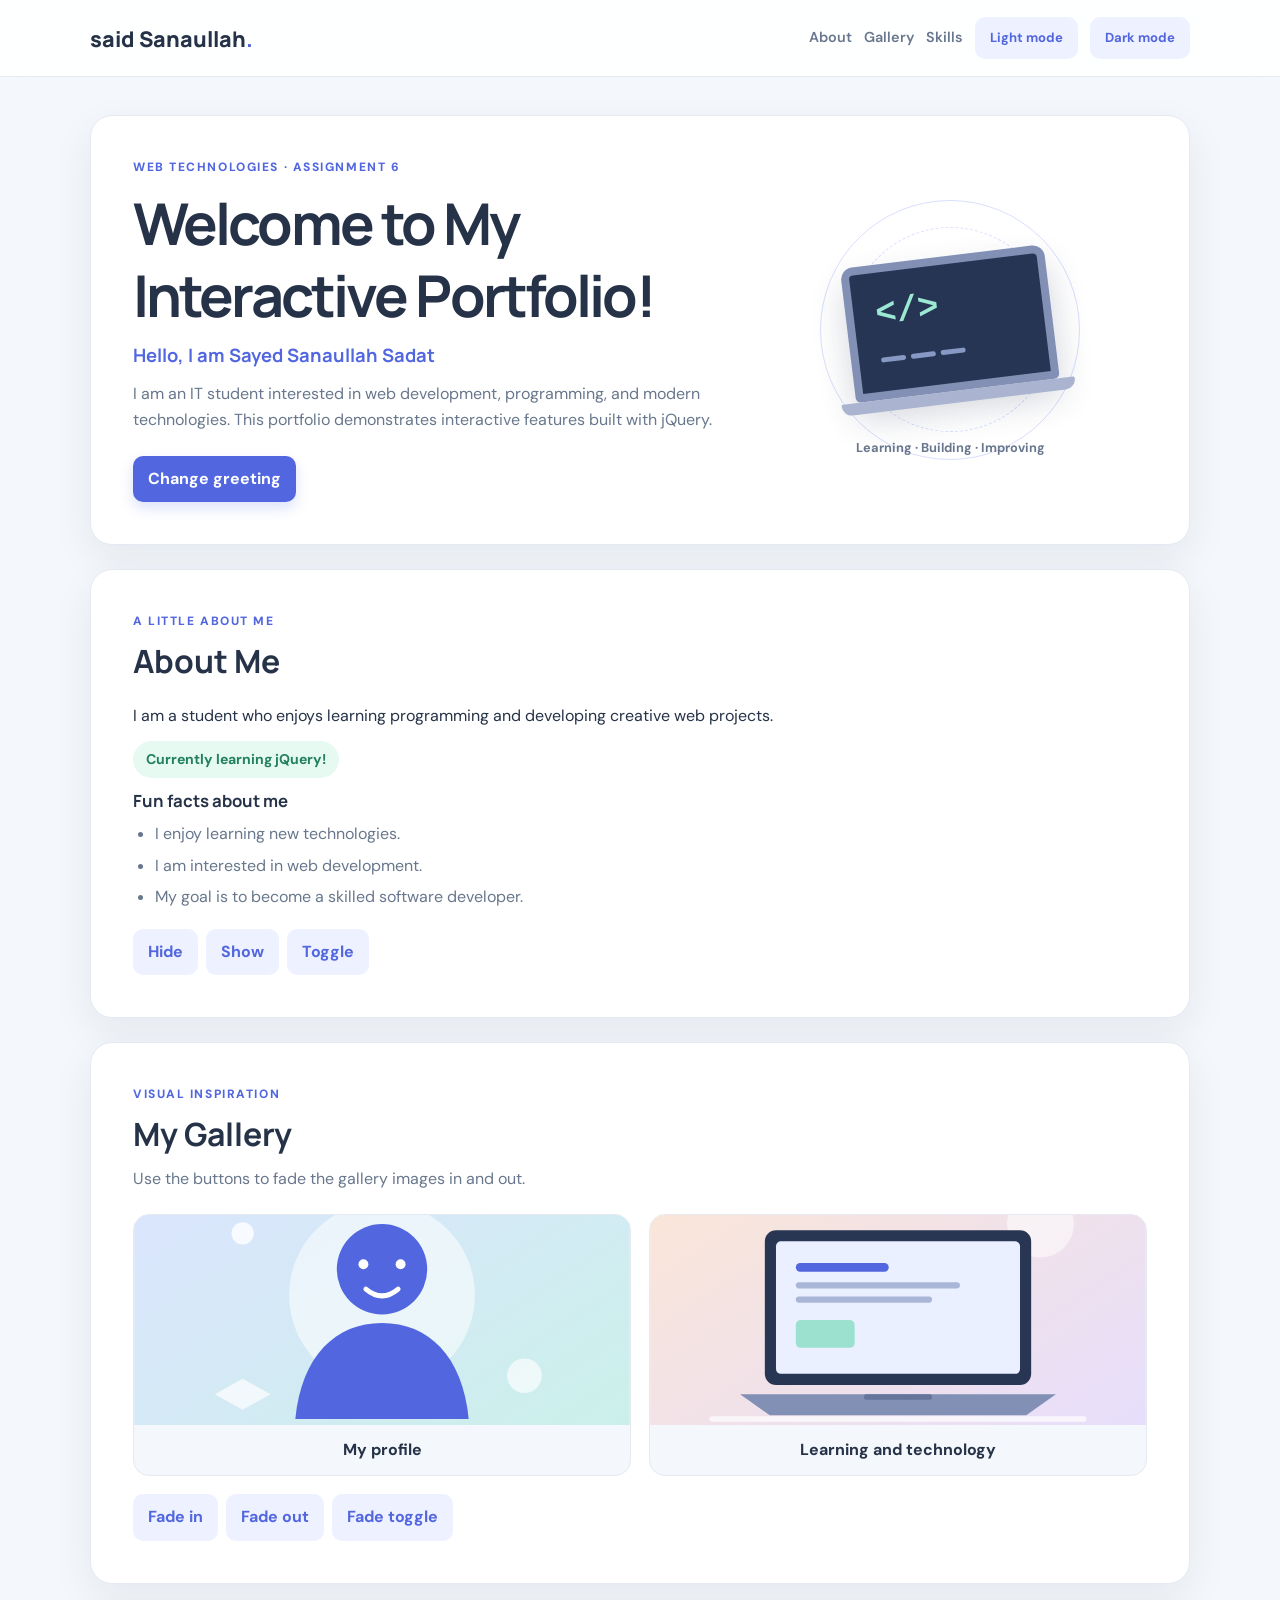
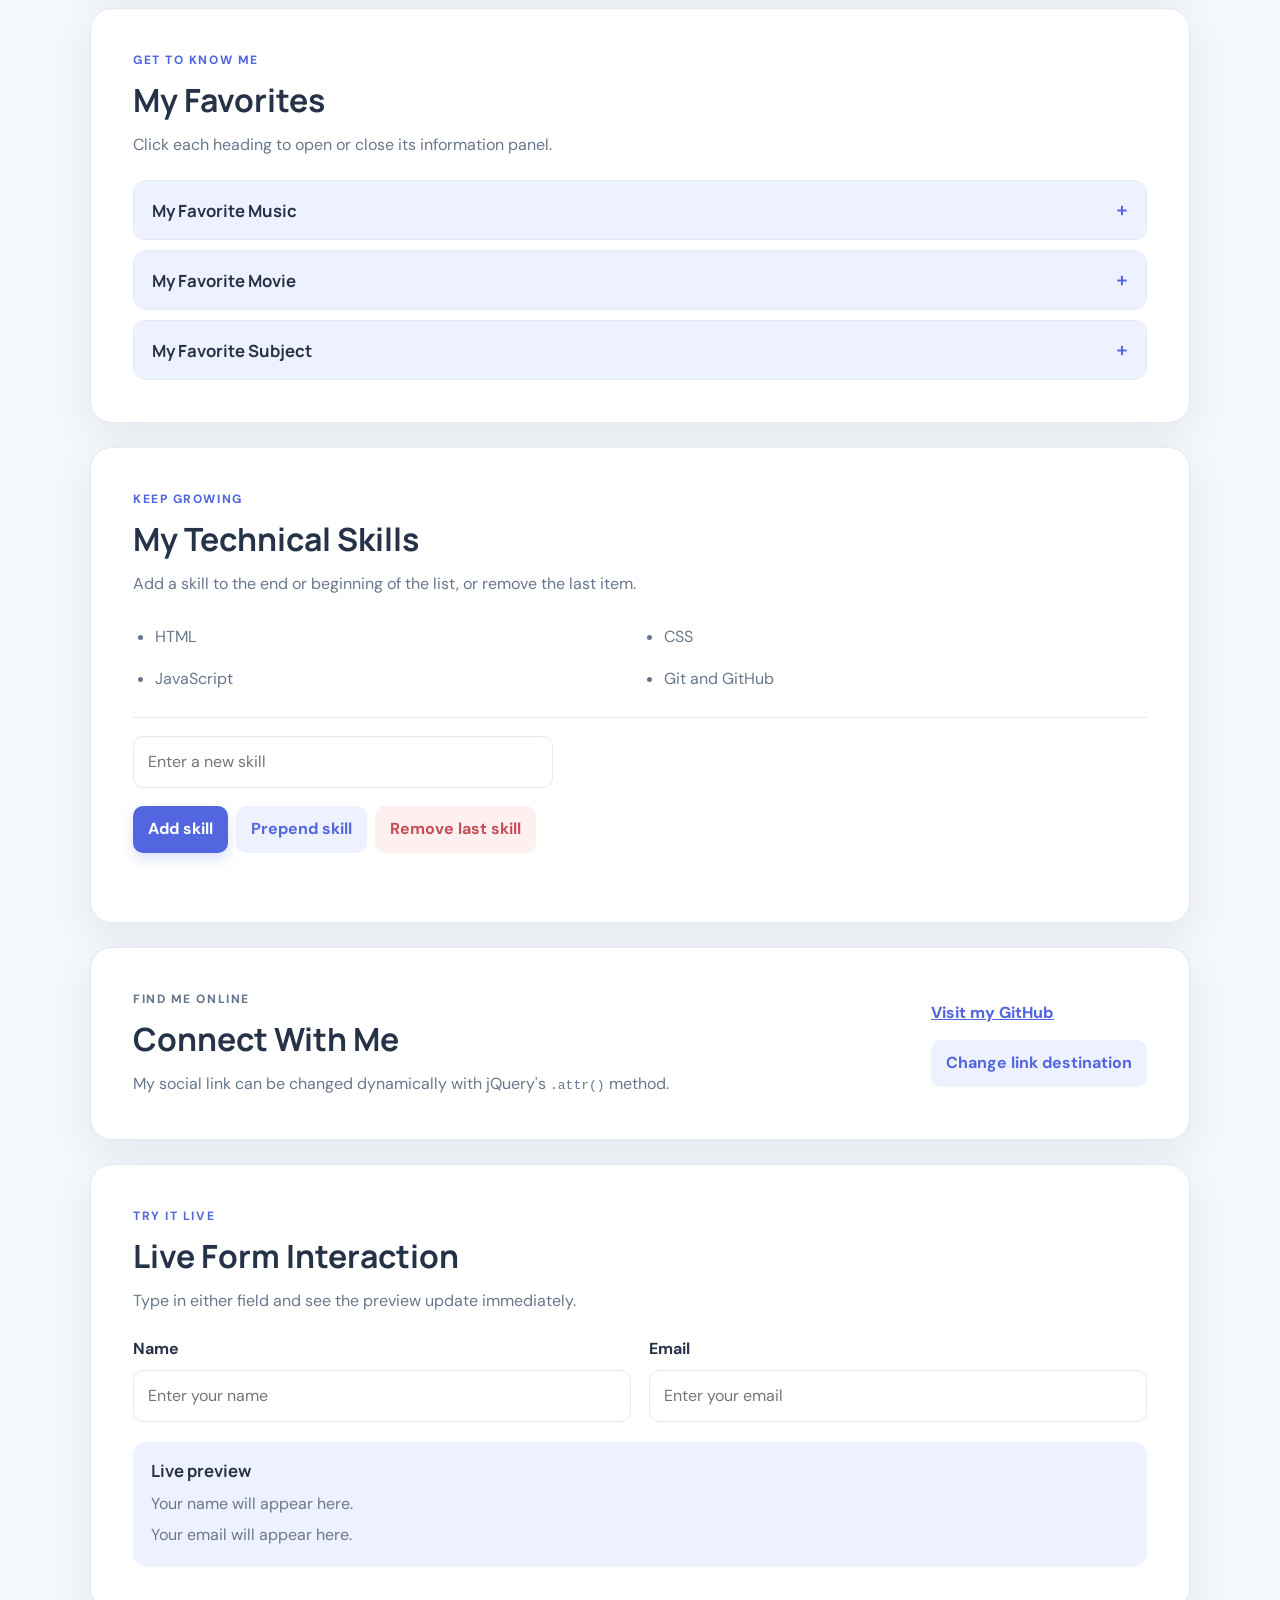
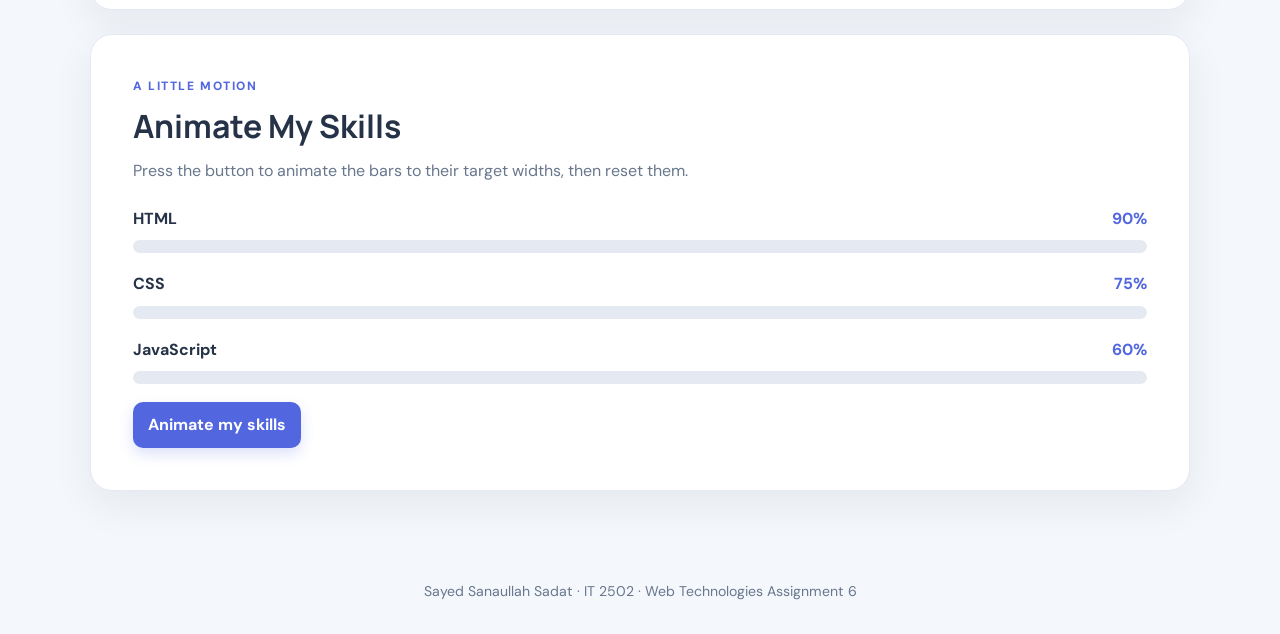
<file: index.html>
<!DOCTYPE html>
<html lang="en">

<head>
    <meta charset="UTF-8">
    <meta name="viewport" content="width=device-width, initial-scale=1.0">
    <meta name="description"
        content="An interactive personal portfolio demonstrating jQuery selectors, effects, DOM manipulation, and animations.">
    <title>Assignment 6 | jQuery Portfolio</title>
    <link rel="stylesheet" href="style.css">
    <script src="https://code.jquery.com/jquery-3.7.1.min.js"></script>
    <script src="script.js" defer></script>
</head>

<body>
    <header class="site-header">
        <nav class="navbar container">
            <a class="brand" href="#home">said Sanaullah<span>.</span></a>
            <div class="nav-actions">
                <a class="nav-link" href="#about">About</a>
                <a class="nav-link" href="#gallery">Gallery</a>
                <a class="nav-link" href="#skills">Skills</a>
                <button id="lightTheme" class="theme-button" type="button">Light mode</button>
                <button id="darkTheme" class="theme-button" type="button">Dark mode</button>
            </div>
        </nav>
    </header>

    <main class="container">
        <section id="home" class="hero section-card">
            <div class="hero-copy">
                <p class="eyebrow">WEB TECHNOLOGIES · ASSIGNMENT 6</p>
                <h1 id="greeting">Welcome to My Portfolio</h1>
                <h2 class="headline">Hello, I am Sayed Sanaullah Sadat</h2>
                <p class="introduction">I am an IT student interested in web development, programming, and modern
                    technologies. This portfolio demonstrates interactive features built with jQuery.</p>
                <button id="changeGreeting" class="primary-button" type="button">Change greeting</button>
            </div>
            <div class="hero-art" aria-label="Abstract illustration of a laptop">
                <div class="art-orbit orbit-one"></div>
                <div class="art-orbit orbit-two"></div>
                <div class="laptop">
                    <div class="laptop-screen"><span>&lt;/&gt;</span><i></i><i></i><i></i></div>
                    <div class="laptop-base"></div>
                </div>
                <div class="art-caption">Learning · Building · Improving</div>
            </div>
        </section>

        <section id="about" class="section-card">
            <div class="section-heading">
                <p class="eyebrow">A LITTLE ABOUT ME</p>
                <h2>About Me</h2>
            </div>
            <div id="aboutContent" class="about-content">
                <p>I am a student who enjoys learning programming and developing creative web projects.</p>
                <p id="status" class="status-pill">Currently learning jQuery!</p>
                <h3>Fun facts about me</h3>
                <ul id="funFacts" class="fact-list">
                    <li>I enjoy learning new technologies.</li>
                    <li>I am interested in web development.</li>
                    <li>My goal is to become a skilled software developer.</li>
                </ul>
            </div>
            <div class="button-row">
                <button id="hideBtn" class="secondary-button" type="button">Hide</button>
                <button id="showBtn" class="secondary-button" type="button">Show</button>
                <button id="toggleBtn" class="secondary-button" type="button">Toggle</button>
            </div>
        </section>

        <section id="gallery" class="section-card">
            <div class="section-heading">
                <p class="eyebrow">VISUAL INSPIRATION</p>
                <h2>My Gallery</h2>
                <p>Use the buttons to fade the gallery images in and out.</p>
            </div>
            <div class="gallery-grid">
                <figure class="gallery-item">
                    <img src="images/profile.svg" alt="Illustrated profile avatar">
                    <figcaption>My profile</figcaption>
                </figure>
                <figure class="gallery-item">
                    <img src="images/hobby.svg" alt="Illustration of a laptop and books">
                    <figcaption>Learning and technology</figcaption>
                </figure>
            </div>
            <div class="button-row">
                <button id="fadeInBtn" class="secondary-button" type="button">Fade in</button>
                <button id="fadeOutBtn" class="secondary-button" type="button">Fade out</button>
                <button id="fadeToggleBtn" class="secondary-button" type="button">Fade toggle</button>
            </div>
        </section>

        <section id="favorites" class="section-card">
            <div class="section-heading">
                <p class="eyebrow">GET TO KNOW ME</p>
                <h2>My Favorites</h2>
                <p>Click each heading to open or close its information panel.</p>
            </div>
            <div class="accordion-item">
                <h3 class="slide-heading" tabindex="0" role="button" aria-expanded="false">My Favorite Music
                    <span>+</span>
                </h3>
                <div class="slide-panel">
                    <p>I enjoy listening to music during my free time because it helps me relax and focus.</p>
                </div>
            </div>
            <div class="accordion-item">
                <h3 class="slide-heading" tabindex="0" role="button" aria-expanded="false">My Favorite Movie
                    <span>+</span>
                </h3>
                <div class="slide-panel">
                    <p>I enjoy movies that tell meaningful stories and teach valuable life lessons.</p>
                </div>
            </div>
            <div class="accordion-item">
                <h3 class="slide-heading" tabindex="0" role="button" aria-expanded="false">My Favorite Subject
                    <span>+</span>
                </h3>
                <div class="slide-panel">
                    <p>Web Technologies is one of my favorite subjects because I can build things for the web.</p>
                </div>
            </div>
        </section>

        <section id="skills" class="section-card">
            <div class="section-heading">
                <p class="eyebrow">KEEP GROWING</p>
                <h2>My Technical Skills</h2>
                <p>Add a skill to the end or beginning of the list, or remove the last item.</p>
            </div>
            <ul id="skillList" class="skill-list">
                <li>HTML</li>
                <li>CSS</li>
                <li>JavaScript</li>
                <li>Git and GitHub</li>
            </ul>
            <div class="skill-entry">
                <label class="sr-only" for="newSkill">New technical skill</label>
                <input type="text" id="newSkill" placeholder="Enter a new skill">
                <div class="button-row">
                    <button id="addSkillBtn" class="primary-button" type="button">Add skill</button>
                    <button id="prependSkillBtn" class="secondary-button" type="button">Prepend skill</button>
                    <button id="removeSkillBtn" class="danger-button" type="button">Remove last skill</button>
                </div>
                <p id="skillMessage" class="small-message" aria-live="polite"></p>
            </div>
        </section>

        <section id="social" class="section-card split-section">
            <div>
                <p class="eyebrow">FIND ME ONLINE</p>
                <h2>Connect With Me</h2>
                <p>My social link can be changed dynamically with jQuery's <code>.attr()</code> method.</p>
            </div>
            <div class="social-action">
                <a id="socialLink" class="social-link" href="https://github.com/said2502" target="_blank"
                    rel="noopener noreferrer">Visit my GitHub</a>
                <button id="changeLinkBtn" class="secondary-button" type="button">Change link destination</button>
            </div>
        </section>

        <section id="contact" class="section-card">
            <div class="section-heading">
                <p class="eyebrow">TRY IT LIVE</p>
                <h2>Live Form Interaction</h2>
                <p>Type in either field and see the preview update immediately.</p>
            </div>
            <form id="contactForm">
                <div class="form-grid">
                    <div>
                        <label for="userName">Name</label>
                        <input type="text" id="userName" placeholder="Enter your name">
                    </div>
                    <div>
                        <label for="userEmail">Email</label>
                        <input type="email" id="userEmail" placeholder="Enter your email">
                    </div>
                </div>
            </form>
            <div class="live-preview" aria-live="polite">
                <h3>Live preview</h3>
                <p id="liveName">Your name will appear here.</p>
                <p id="liveEmail">Your email will appear here.</p>
            </div>
        </section>

        <section id="animation" class="section-card">
            <div class="section-heading">
                <p class="eyebrow">A LITTLE MOTION</p>
                <h2>Animate My Skills</h2>
                <p>Press the button to animate the bars to their target widths, then reset them.</p>
            </div>
            <div class="animated-skill">
                <div class="bar-label"><span>HTML</span><strong>90%</strong></div>
                <div class="skill-bar">
                    <div class="skill-progress" data-width="90%"></div>
                </div>
            </div>
            <div class="animated-skill">
                <div class="bar-label"><span>CSS</span><strong>75%</strong></div>
                <div class="skill-bar">
                    <div class="skill-progress" data-width="75%"></div>
                </div>
            </div>
            <div class="animated-skill">
                <div class="bar-label"><span>JavaScript</span><strong>60%</strong></div>
                <div class="skill-bar">
                    <div class="skill-progress" data-width="60%"></div>
                </div>
            </div>
            <button id="animateSkillsBtn" class="primary-button" type="button">Animate my skills</button>
        </section>
    </main>

    <footer>
        <p>Sayed Sanaullah Sadat · IT 2502 · Web Technologies Assignment 6</p>
    </footer>
</body>

</html>
</file>
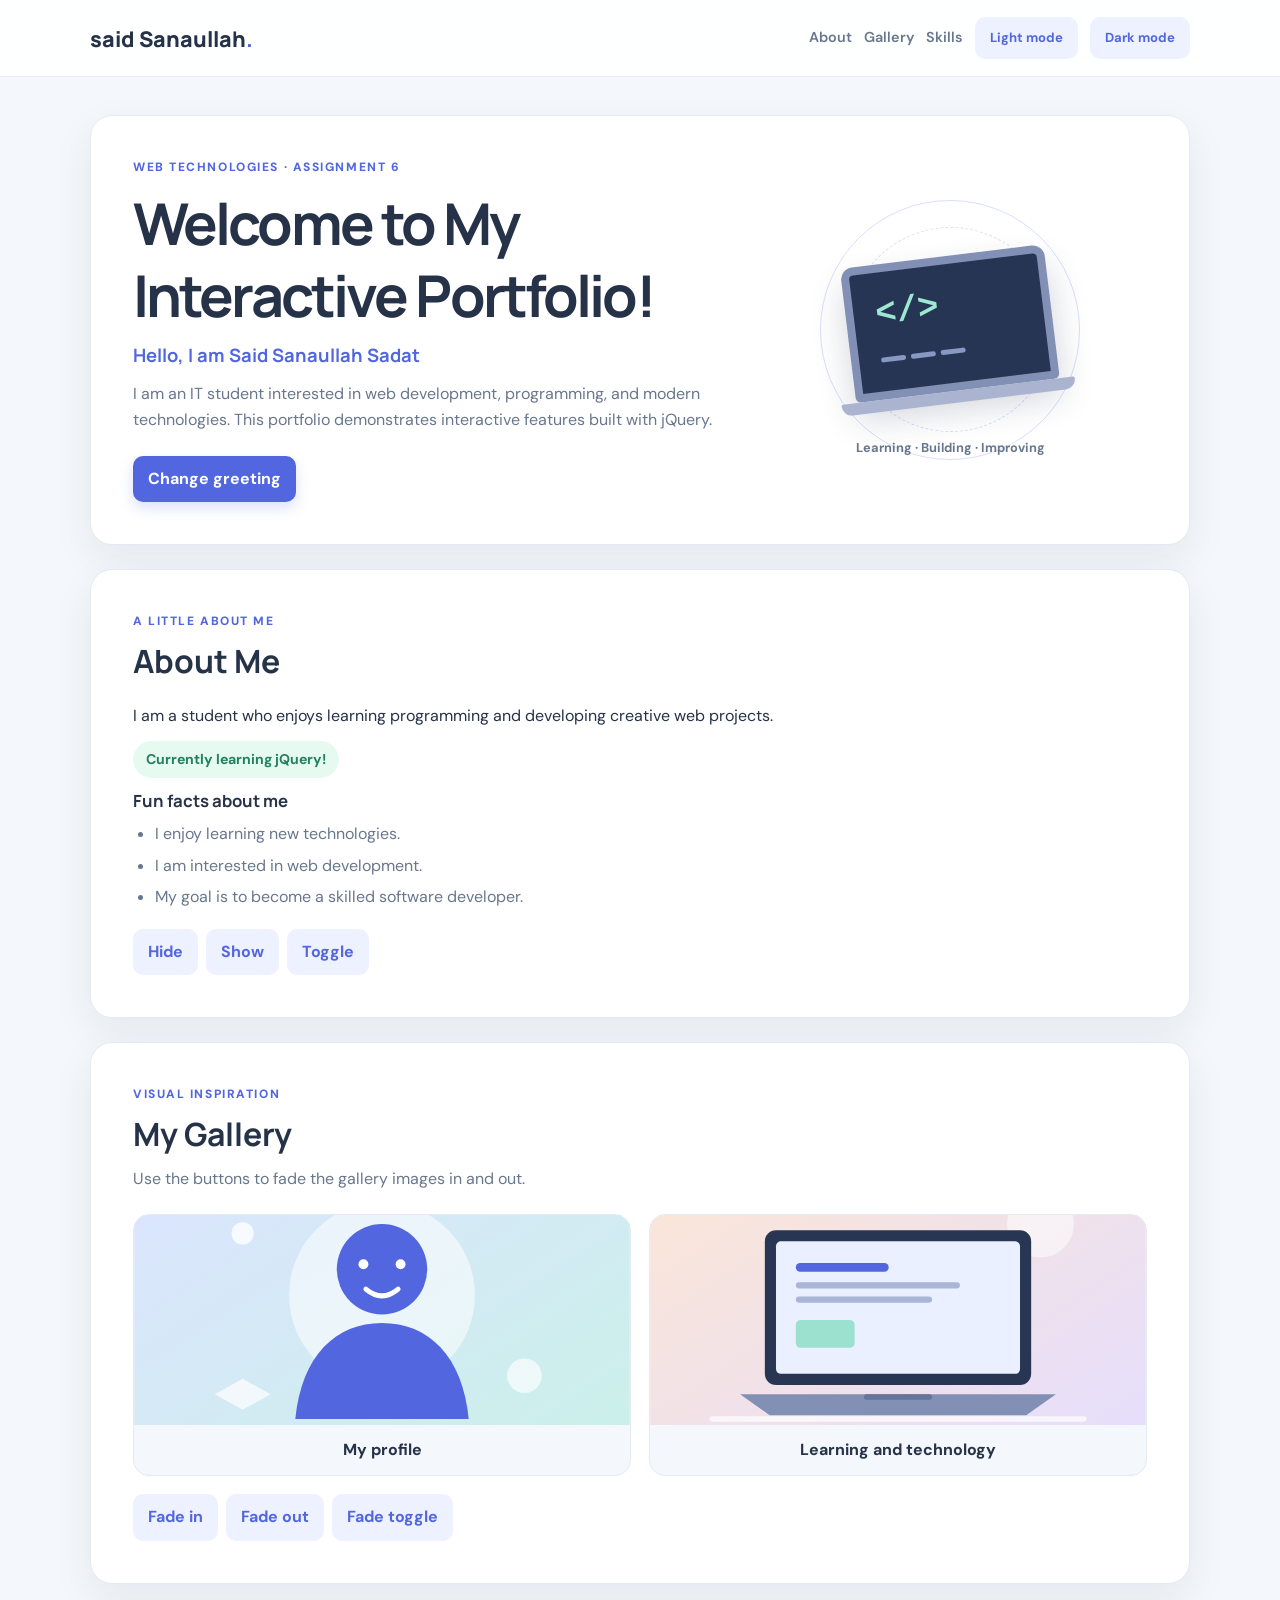
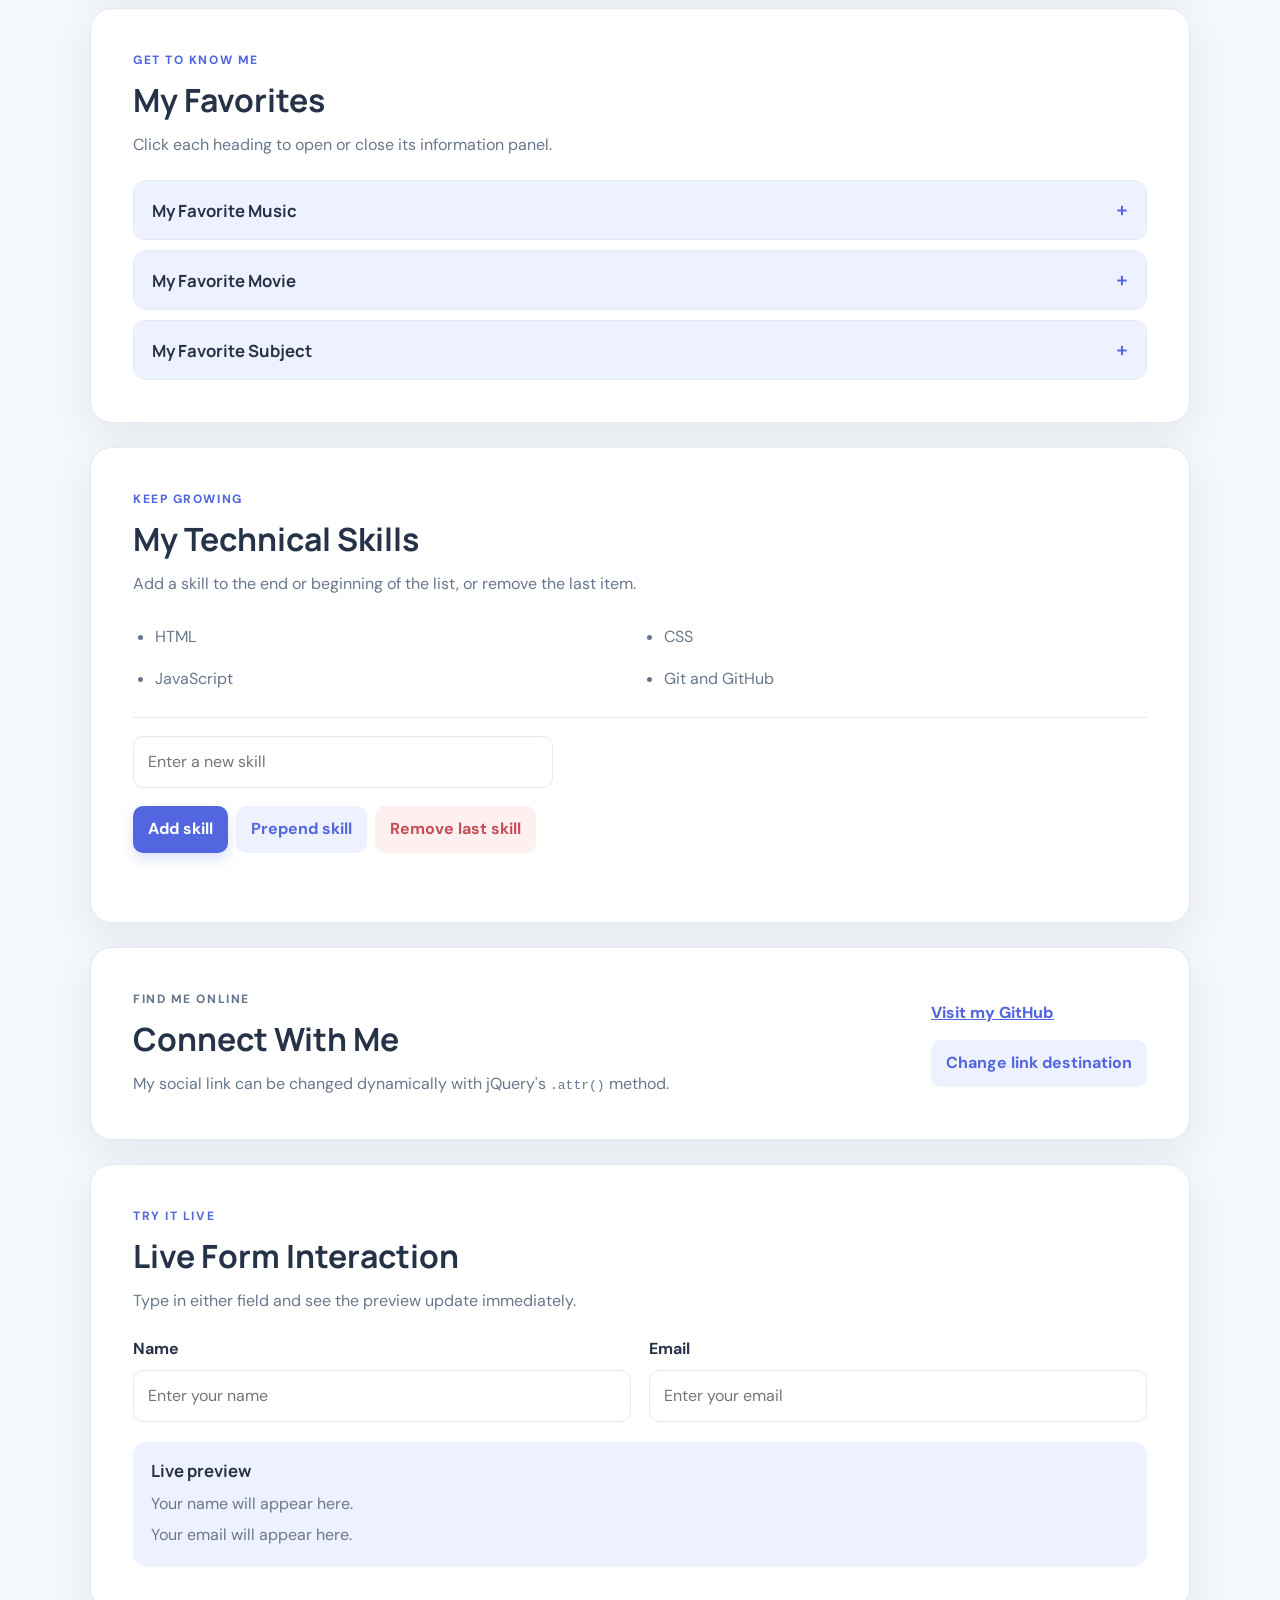
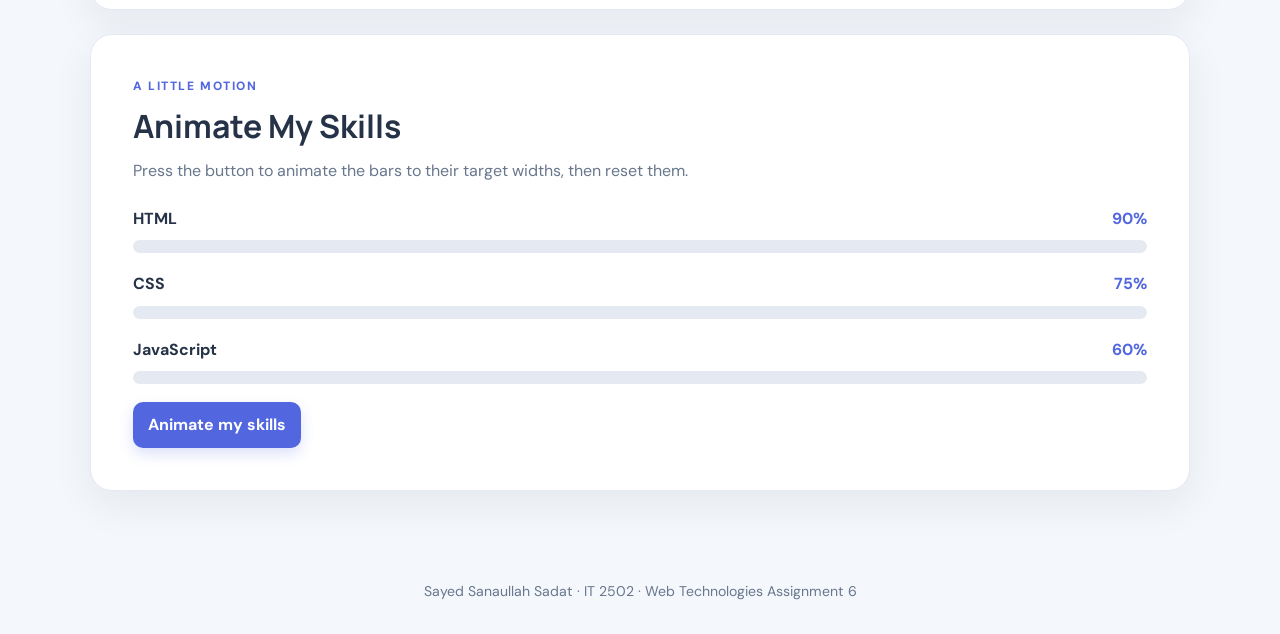
<file: HTML-CSS-Assignment-6/index.html>
<!DOCTYPE html>
<html lang="en">

<head>
    <meta charset="UTF-8">
    <meta name="viewport" content="width=device-width, initial-scale=1.0">
    <meta name="description"
        content="An interactive personal portfolio demonstrating jQuery selectors, effects, DOM manipulation, and animations.">
    <title>Assignment 6 | jQuery Portfolio</title>
    <link rel="stylesheet" href="style.css">
    <script src="https://code.jquery.com/jquery-3.7.1.min.js"></script>
    <script src="script.js" defer></script>
</head>

<body>
    <header class="site-header">
        <nav class="navbar container">
            <a class="brand" href="#home">said Sanaullah<span>.</span></a>
            <div class="nav-actions">
                <a class="nav-link" href="#about">About</a>
                <a class="nav-link" href="#gallery">Gallery</a>
                <a class="nav-link" href="#skills">Skills</a>
                <button id="lightTheme" class="theme-button" type="button">Light mode</button>
                <button id="darkTheme" class="theme-button" type="button">Dark mode</button>
            </div>
        </nav>
    </header>

    <main class="container">
        <section id="home" class="hero section-card">
            <div class="hero-copy">
                <p class="eyebrow">WEB TECHNOLOGIES · ASSIGNMENT 6</p>
                <h1 id="greeting">Welcome to My Portfolio</h1>
                <h2 class="headline">Hello, I am Said Sanaullah Sadat</h2>
                <p class="introduction">I am an IT student interested in web development, programming, and modern
                    technologies. This portfolio demonstrates interactive features built with jQuery.</p>
                <button id="changeGreeting" class="primary-button" type="button">Change greeting</button>
            </div>
            <div class="hero-art" aria-label="Abstract illustration of a laptop">
                <div class="art-orbit orbit-one"></div>
                <div class="art-orbit orbit-two"></div>
                <div class="laptop">
                    <div class="laptop-screen"><span>&lt;/&gt;</span><i></i><i></i><i></i></div>
                    <div class="laptop-base"></div>
                </div>
                <div class="art-caption">Learning · Building · Improving</div>
            </div>
        </section>

        <section id="about" class="section-card">
            <div class="section-heading">
                <p class="eyebrow">A LITTLE ABOUT ME</p>
                <h2>About Me</h2>
            </div>
            <div id="aboutContent" class="about-content">
                <p>I am a student who enjoys learning programming and developing creative web projects.</p>
                <p id="status" class="status-pill">Currently learning jQuery!</p>
                <h3>Fun facts about me</h3>
                <ul id="funFacts" class="fact-list">
                    <li>I enjoy learning new technologies.</li>
                    <li>I am interested in web development.</li>
                    <li>My goal is to become a skilled software developer.</li>
                </ul>
            </div>
            <div class="button-row">
                <button id="hideBtn" class="secondary-button" type="button">Hide</button>
                <button id="showBtn" class="secondary-button" type="button">Show</button>
                <button id="toggleBtn" class="secondary-button" type="button">Toggle</button>
            </div>
        </section>

        <section id="gallery" class="section-card">
            <div class="section-heading">
                <p class="eyebrow">VISUAL INSPIRATION</p>
                <h2>My Gallery</h2>
                <p>Use the buttons to fade the gallery images in and out.</p>
            </div>
            <div class="gallery-grid">
                <figure class="gallery-item">
                    <img src="images/profile.svg" alt="Illustrated profile avatar">
                    <figcaption>My profile</figcaption>
                </figure>
                <figure class="gallery-item">
                    <img src="images/hobby.svg" alt="Illustration of a laptop and books">
                    <figcaption>Learning and technology</figcaption>
                </figure>
            </div>
            <div class="button-row">
                <button id="fadeInBtn" class="secondary-button" type="button">Fade in</button>
                <button id="fadeOutBtn" class="secondary-button" type="button">Fade out</button>
                <button id="fadeToggleBtn" class="secondary-button" type="button">Fade toggle</button>
            </div>
        </section>

        <section id="favorites" class="section-card">
            <div class="section-heading">
                <p class="eyebrow">GET TO KNOW ME</p>
                <h2>My Favorites</h2>
                <p>Click each heading to open or close its information panel.</p>
            </div>
            <div class="accordion-item">
                <h3 class="slide-heading" tabindex="0" role="button" aria-expanded="false">My Favorite Music
                    <span>+</span></h3>
                <div class="slide-panel">
                    <p>I enjoy listening to music during my free time because it helps me relax and focus.</p>
                </div>
            </div>
            <div class="accordion-item">
                <h3 class="slide-heading" tabindex="0" role="button" aria-expanded="false">My Favorite Movie
                    <span>+</span></h3>
                <div class="slide-panel">
                    <p>I enjoy movies that tell meaningful stories and teach valuable life lessons.</p>
                </div>
            </div>
            <div class="accordion-item">
                <h3 class="slide-heading" tabindex="0" role="button" aria-expanded="false">My Favorite Subject
                    <span>+</span></h3>
                <div class="slide-panel">
                    <p>Web Technologies is one of my favorite subjects because I can build things for the web.</p>
                </div>
            </div>
        </section>

        <section id="skills" class="section-card">
            <div class="section-heading">
                <p class="eyebrow">KEEP GROWING</p>
                <h2>My Technical Skills</h2>
                <p>Add a skill to the end or beginning of the list, or remove the last item.</p>
            </div>
            <ul id="skillList" class="skill-list">
                <li>HTML</li>
                <li>CSS</li>
                <li>JavaScript</li>
                <li>Git and GitHub</li>
            </ul>
            <div class="skill-entry">
                <label class="sr-only" for="newSkill">New technical skill</label>
                <input type="text" id="newSkill" placeholder="Enter a new skill">
                <div class="button-row">
                    <button id="addSkillBtn" class="primary-button" type="button">Add skill</button>
                    <button id="prependSkillBtn" class="secondary-button" type="button">Prepend skill</button>
                    <button id="removeSkillBtn" class="danger-button" type="button">Remove last skill</button>
                </div>
                <p id="skillMessage" class="small-message" aria-live="polite"></p>
            </div>
        </section>

        <section id="social" class="section-card split-section">
            <div>
                <p class="eyebrow">FIND ME ONLINE</p>
                <h2>Connect With Me</h2>
                <p>My social link can be changed dynamically with jQuery's <code>.attr()</code> method.</p>
            </div>
            <div class="social-action">
                <a id="socialLink" class="social-link" href="https://github.com/said2502" target="_blank"
                    rel="noopener noreferrer">Visit my GitHub</a>
                <button id="changeLinkBtn" class="secondary-button" type="button">Change link destination</button>
            </div>
        </section>

        <section id="contact" class="section-card">
            <div class="section-heading">
                <p class="eyebrow">TRY IT LIVE</p>
                <h2>Live Form Interaction</h2>
                <p>Type in either field and see the preview update immediately.</p>
            </div>
            <form id="contactForm">
                <div class="form-grid">
                    <div>
                        <label for="userName">Name</label>
                        <input type="text" id="userName" placeholder="Enter your name">
                    </div>
                    <div>
                        <label for="userEmail">Email</label>
                        <input type="email" id="userEmail" placeholder="Enter your email">
                    </div>
                </div>
            </form>
            <div class="live-preview" aria-live="polite">
                <h3>Live preview</h3>
                <p id="liveName">Your name will appear here.</p>
                <p id="liveEmail">Your email will appear here.</p>
            </div>
        </section>

        <section id="animation" class="section-card">
            <div class="section-heading">
                <p class="eyebrow">A LITTLE MOTION</p>
                <h2>Animate My Skills</h2>
                <p>Press the button to animate the bars to their target widths, then reset them.</p>
            </div>
            <div class="animated-skill">
                <div class="bar-label"><span>HTML</span><strong>90%</strong></div>
                <div class="skill-bar">
                    <div class="skill-progress" data-width="90%"></div>
                </div>
            </div>
            <div class="animated-skill">
                <div class="bar-label"><span>CSS</span><strong>75%</strong></div>
                <div class="skill-bar">
                    <div class="skill-progress" data-width="75%"></div>
                </div>
            </div>
            <div class="animated-skill">
                <div class="bar-label"><span>JavaScript</span><strong>60%</strong></div>
                <div class="skill-bar">
                    <div class="skill-progress" data-width="60%"></div>
                </div>
            </div>
            <button id="animateSkillsBtn" class="primary-button" type="button">Animate my skills</button>
        </section>
    </main>

    <footer>
        <p>Sayed Sanaullah Sadat · IT 2502 · Web Technologies Assignment 6</p>
    </footer>
</body>

</html>
</file>
<file: style.css>
@import url('https://fonts.googleapis.com/css2?family=DM+Sans:wght@400;500;600;700&family=Manrope:wght@600;700;800&display=swap');

:root {
    --page: #f4f7fb;
    --surface: #ffffff;
    --text: #253247;
    --muted: #68778d;
    --primary: #5267df;
    --primary-dark: #4053c5;
    --border: #e5eaf2;
    --soft: #eef1ff;
    --shadow: 0 14px 40px rgba(35, 51, 83, .07);
}

* { box-sizing: border-box; margin: 0; padding: 0; }
html { scroll-behavior: smooth; }
body {
    font-family: 'DM Sans', Arial, sans-serif;
    background: var(--page);
    color: var(--text);
    line-height: 1.65;
    transition: background .25s, color .25s;
}
button, input { font: inherit; }
button { cursor: pointer; }
.container { width: min(1100px, calc(100% - 40px)); margin-inline: auto; }

.site-header {
    background: rgba(255,255,255,.9);
    border-bottom: 1px solid var(--border);
    position: sticky; top: 0; z-index: 10;
    backdrop-filter: blur(14px);
}
.navbar { min-height: 76px; display: flex; justify-content: space-between; align-items: center; gap: 20px; }
.brand { color: var(--text); text-decoration: none; font: 800 1.35rem 'Manrope', sans-serif; }
.brand span { color: var(--primary); }
.nav-actions { display: flex; align-items: center; flex-wrap: wrap; gap: 12px; }
.nav-link { color: var(--muted); text-decoration: none; font-size: .9rem; font-weight: 600; }
.nav-link:hover, .social-link:hover { color: var(--primary); }
.theme-button, .primary-button, .secondary-button, .danger-button {
    border: 0; border-radius: 10px; padding: 10px 15px; font-weight: 700;
    transition: transform .2s, background .2s, box-shadow .2s;
}
.theme-button { background: var(--soft); color: var(--primary); font-size: .82rem; }
.primary-button { background: var(--primary); color: white; box-shadow: 0 6px 14px rgba(82,103,223,.2); }
.primary-button:hover { background: var(--primary-dark); }
.secondary-button { background: var(--soft); color: var(--primary); }
.danger-button { background: #fff0f0; color: #c34e58; }
button:hover { transform: translateY(-2px); }
button:focus-visible, a:focus-visible, input:focus-visible, .slide-heading:focus-visible { outline: 3px solid #9aa8ff; outline-offset: 3px; }

main { padding-block: 38px 60px; }
.section-card {
    background: var(--surface); border: 1px solid var(--border); border-radius: 22px;
    padding: clamp(24px, 4vw, 42px); margin-bottom: 24px; box-shadow: var(--shadow);
}
.hero { min-height: 390px; display: grid; grid-template-columns: 1.2fr .8fr; align-items: center; gap: 30px; overflow: hidden; }
.eyebrow { color: var(--primary); font-size: .75rem; font-weight: 800; letter-spacing: .13em; margin-bottom: 9px; }
h1, h2, h3 { font-family: 'Manrope', sans-serif; line-height: 1.25; }
h1 { font-size: clamp(2.2rem, 5vw, 3.6rem); letter-spacing: -.05em; margin-bottom: 13px; }
h2 { font-size: clamp(1.55rem, 3vw, 2rem); margin-bottom: 12px; }
h3 { font-size: 1.05rem; margin-bottom: 10px; }
.headline { color: var(--primary); font-size: 1.15rem; margin-bottom: 14px; }
.introduction, .section-heading > p:last-child, .split-section p { color: var(--muted); max-width: 650px; }
.hero-copy .primary-button { margin-top: 22px; }
.hero-art { min-height: 260px; position: relative; display: grid; place-items: center; }
.art-orbit { position: absolute; border: 1px solid #d9defe; border-radius: 50%; }
.orbit-one { width: 260px; height: 260px; }
.orbit-two { width: 205px; height: 205px; border-style: dashed; }
.laptop { width: 205px; position: relative; z-index: 1; transform: rotate(-7deg); }
.laptop-screen { height: 135px; background: #263553; border: 8px solid #8290b5; border-radius: 12px 12px 5px 5px; padding: 22px; box-shadow: 0 18px 35px rgba(34,47,80,.2); }
.laptop-screen span { color: #9ce8d2; font: 800 2.2rem monospace; display: block; margin-bottom: 10px; }
.laptop-screen i { display: inline-block; width: 25px; height: 5px; border-radius: 5px; background: #8798c4; margin-right: 5px; }
.laptop-base { height: 12px; background: #aab4d0; border-radius: 2px 2px 12px 12px; margin-inline: -15px; }
.art-caption { position: absolute; bottom: 2px; color: var(--muted); font-size: .8rem; font-weight: 700; }

.section-heading { margin-bottom: 22px; }
.about-content p { margin-bottom: 12px; }
.status-pill { display: inline-block; background: #e7faf2; color: #23815e; border-radius: 30px; padding: 7px 13px; font-size: .88rem; font-weight: 700; }
.fact-list, .skill-list { padding-left: 22px; color: var(--muted); }
.fact-list li, .skill-list li { margin: 5px 0; }
.button-row { display: flex; flex-wrap: wrap; gap: 8px; margin-top: 18px; }
.gallery-grid { display: grid; grid-template-columns: repeat(2, minmax(0,1fr)); gap: 18px; }
.gallery-item { overflow: hidden; background: var(--page); border: 1px solid var(--border); border-radius: 16px; text-align: center; }
.gallery-item img { display: block; width: 100%; height: 210px; object-fit: cover; }
.gallery-item figcaption { padding: 12px; font-weight: 700; }
.accordion-item { border: 1px solid var(--border); border-radius: 12px; overflow: hidden; margin-top: 10px; }
.slide-heading { display: flex; justify-content: space-between; align-items: center; background: var(--soft); color: var(--text); padding: 16px 18px; margin: 0; cursor: pointer; }
.slide-heading span { color: var(--primary); font-size: 1.3rem; }
.slide-panel { display: none; padding: 17px 18px; color: var(--muted); }
.skill-list { display: grid; grid-template-columns: repeat(2, minmax(0,1fr)); gap: 5px 25px; margin-bottom: 20px; }
.skill-entry { border-top: 1px solid var(--border); padding-top: 18px; }
input { width: 100%; padding: 12px 14px; border: 1px solid var(--border); border-radius: 10px; background: var(--surface); color: var(--text); }
.skill-entry input { max-width: 420px; }
.small-message { color: var(--muted); font-size: .85rem; margin-top: 8px; min-height: 1.4em; }
.split-section { display: flex; justify-content: space-between; align-items: center; gap: 25px; }
.social-action { display: flex; flex-direction: column; align-items: flex-start; gap: 14px; }
.social-link { color: var(--primary); font-weight: 800; }
.form-grid { display: grid; grid-template-columns: 1fr 1fr; gap: 18px; }
.form-grid label { display: block; font-weight: 700; margin-bottom: 7px; }
.live-preview { background: var(--soft); border-radius: 14px; padding: 18px; margin-top: 20px; }
.live-preview p { color: var(--muted); margin-top: 5px; }
.animated-skill { margin: 18px 0; }
.bar-label { display: flex; justify-content: space-between; font-weight: 700; margin-bottom: 8px; }
.bar-label strong { color: var(--primary); }
.skill-bar { height: 13px; background: var(--border); border-radius: 20px; overflow: hidden; }
.skill-progress { width: 0; height: 100%; background: linear-gradient(90deg, #5267df, #78c9bd); border-radius: inherit; }
footer { text-align: center; color: var(--muted); padding: 5px 20px 30px; font-size: .88rem; }
.sr-only { position: absolute; width: 1px; height: 1px; padding: 0; margin: -1px; overflow: hidden; clip: rect(0,0,0,0); white-space: nowrap; border: 0; }

body.dark-mode {
    --page: #151a2a; --surface: #20283b; --text: #edf1fb; --muted: #aab5ca;
    --border: #34405a; --soft: #2b3550; --shadow: 0 14px 40px rgba(0,0,0,.15);
}
body.dark-mode .site-header { background: rgba(32,40,59,.92); }
body.dark-mode .brand { color: var(--text); }
body.dark-mode .status-pill { background: #1d453c; color: #a3e5c9; }
body.dark-mode .danger-button { background: #4b2d3a; color: #ffb8c1; }
body.dark-mode .gallery-item { background: var(--page); }
body.dark-mode .laptop-screen { background: #111a2c; }

@media (max-width: 760px) {
    .navbar { padding-block: 14px; align-items: flex-start; flex-direction: column; }
    .nav-actions { gap: 9px; }
    .hero { grid-template-columns: 1fr; }
    .hero-art { min-height: 240px; }
    .split-section { align-items: flex-start; flex-direction: column; }
}
@media (max-width: 520px) {
    .container { width: min(100% - 24px, 1100px); }
    main { padding-top: 18px; }
    .gallery-grid, .form-grid, .skill-list { grid-template-columns: 1fr; }
    .nav-link { display: none; }
    .section-card { border-radius: 16px; }
}
</file>
<file: HTML-CSS-Assignment-6/style.css>
@import url('https://fonts.googleapis.com/css2?family=DM+Sans:wght@400;500;600;700&family=Manrope:wght@600;700;800&display=swap');

:root {
    --page: #f4f7fb;
    --surface: #ffffff;
    --text: #253247;
    --muted: #68778d;
    --primary: #5267df;
    --primary-dark: #4053c5;
    --border: #e5eaf2;
    --soft: #eef1ff;
    --shadow: 0 14px 40px rgba(35, 51, 83, .07);
}

* { box-sizing: border-box; margin: 0; padding: 0; }
html { scroll-behavior: smooth; }
body {
    font-family: 'DM Sans', Arial, sans-serif;
    background: var(--page);
    color: var(--text);
    line-height: 1.65;
    transition: background .25s, color .25s;
}
button, input { font: inherit; }
button { cursor: pointer; }
.container { width: min(1100px, calc(100% - 40px)); margin-inline: auto; }

.site-header {
    background: rgba(255,255,255,.9);
    border-bottom: 1px solid var(--border);
    position: sticky; top: 0; z-index: 10;
    backdrop-filter: blur(14px);
}
.navbar { min-height: 76px; display: flex; justify-content: space-between; align-items: center; gap: 20px; }
.brand { color: var(--text); text-decoration: none; font: 800 1.35rem 'Manrope', sans-serif; }
.brand span { color: var(--primary); }
.nav-actions { display: flex; align-items: center; flex-wrap: wrap; gap: 12px; }
.nav-link { color: var(--muted); text-decoration: none; font-size: .9rem; font-weight: 600; }
.nav-link:hover, .social-link:hover { color: var(--primary); }
.theme-button, .primary-button, .secondary-button, .danger-button {
    border: 0; border-radius: 10px; padding: 10px 15px; font-weight: 700;
    transition: transform .2s, background .2s, box-shadow .2s;
}
.theme-button { background: var(--soft); color: var(--primary); font-size: .82rem; }
.primary-button { background: var(--primary); color: white; box-shadow: 0 6px 14px rgba(82,103,223,.2); }
.primary-button:hover { background: var(--primary-dark); }
.secondary-button { background: var(--soft); color: var(--primary); }
.danger-button { background: #fff0f0; color: #c34e58; }
button:hover { transform: translateY(-2px); }
button:focus-visible, a:focus-visible, input:focus-visible, .slide-heading:focus-visible { outline: 3px solid #9aa8ff; outline-offset: 3px; }

main { padding-block: 38px 60px; }
.section-card {
    background: var(--surface); border: 1px solid var(--border); border-radius: 22px;
    padding: clamp(24px, 4vw, 42px); margin-bottom: 24px; box-shadow: var(--shadow);
}
.hero { min-height: 390px; display: grid; grid-template-columns: 1.2fr .8fr; align-items: center; gap: 30px; overflow: hidden; }
.eyebrow { color: var(--primary); font-size: .75rem; font-weight: 800; letter-spacing: .13em; margin-bottom: 9px; }
h1, h2, h3 { font-family: 'Manrope', sans-serif; line-height: 1.25; }
h1 { font-size: clamp(2.2rem, 5vw, 3.6rem); letter-spacing: -.05em; margin-bottom: 13px; }
h2 { font-size: clamp(1.55rem, 3vw, 2rem); margin-bottom: 12px; }
h3 { font-size: 1.05rem; margin-bottom: 10px; }
.headline { color: var(--primary); font-size: 1.15rem; margin-bottom: 14px; }
.introduction, .section-heading > p:last-child, .split-section p { color: var(--muted); max-width: 650px; }
.hero-copy .primary-button { margin-top: 22px; }
.hero-art { min-height: 260px; position: relative; display: grid; place-items: center; }
.art-orbit { position: absolute; border: 1px solid #d9defe; border-radius: 50%; }
.orbit-one { width: 260px; height: 260px; }
.orbit-two { width: 205px; height: 205px; border-style: dashed; }
.laptop { width: 205px; position: relative; z-index: 1; transform: rotate(-7deg); }
.laptop-screen { height: 135px; background: #263553; border: 8px solid #8290b5; border-radius: 12px 12px 5px 5px; padding: 22px; box-shadow: 0 18px 35px rgba(34,47,80,.2); }
.laptop-screen span { color: #9ce8d2; font: 800 2.2rem monospace; display: block; margin-bottom: 10px; }
.laptop-screen i { display: inline-block; width: 25px; height: 5px; border-radius: 5px; background: #8798c4; margin-right: 5px; }
.laptop-base { height: 12px; background: #aab4d0; border-radius: 2px 2px 12px 12px; margin-inline: -15px; }
.art-caption { position: absolute; bottom: 2px; color: var(--muted); font-size: .8rem; font-weight: 700; }

.section-heading { margin-bottom: 22px; }
.about-content p { margin-bottom: 12px; }
.status-pill { display: inline-block; background: #e7faf2; color: #23815e; border-radius: 30px; padding: 7px 13px; font-size: .88rem; font-weight: 700; }
.fact-list, .skill-list { padding-left: 22px; color: var(--muted); }
.fact-list li, .skill-list li { margin: 5px 0; }
.button-row { display: flex; flex-wrap: wrap; gap: 8px; margin-top: 18px; }
.gallery-grid { display: grid; grid-template-columns: repeat(2, minmax(0,1fr)); gap: 18px; }
.gallery-item { overflow: hidden; background: var(--page); border: 1px solid var(--border); border-radius: 16px; text-align: center; }
.gallery-item img { display: block; width: 100%; height: 210px; object-fit: cover; }
.gallery-item figcaption { padding: 12px; font-weight: 700; }
.accordion-item { border: 1px solid var(--border); border-radius: 12px; overflow: hidden; margin-top: 10px; }
.slide-heading { display: flex; justify-content: space-between; align-items: center; background: var(--soft); color: var(--text); padding: 16px 18px; margin: 0; cursor: pointer; }
.slide-heading span { color: var(--primary); font-size: 1.3rem; }
.slide-panel { display: none; padding: 17px 18px; color: var(--muted); }
.skill-list { display: grid; grid-template-columns: repeat(2, minmax(0,1fr)); gap: 5px 25px; margin-bottom: 20px; }
.skill-entry { border-top: 1px solid var(--border); padding-top: 18px; }
input { width: 100%; padding: 12px 14px; border: 1px solid var(--border); border-radius: 10px; background: var(--surface); color: var(--text); }
.skill-entry input { max-width: 420px; }
.small-message { color: var(--muted); font-size: .85rem; margin-top: 8px; min-height: 1.4em; }
.split-section { display: flex; justify-content: space-between; align-items: center; gap: 25px; }
.social-action { display: flex; flex-direction: column; align-items: flex-start; gap: 14px; }
.social-link { color: var(--primary); font-weight: 800; }
.form-grid { display: grid; grid-template-columns: 1fr 1fr; gap: 18px; }
.form-grid label { display: block; font-weight: 700; margin-bottom: 7px; }
.live-preview { background: var(--soft); border-radius: 14px; padding: 18px; margin-top: 20px; }
.live-preview p { color: var(--muted); margin-top: 5px; }
.animated-skill { margin: 18px 0; }
.bar-label { display: flex; justify-content: space-between; font-weight: 700; margin-bottom: 8px; }
.bar-label strong { color: var(--primary); }
.skill-bar { height: 13px; background: var(--border); border-radius: 20px; overflow: hidden; }
.skill-progress { width: 0; height: 100%; background: linear-gradient(90deg, #5267df, #78c9bd); border-radius: inherit; }
footer { text-align: center; color: var(--muted); padding: 5px 20px 30px; font-size: .88rem; }
.sr-only { position: absolute; width: 1px; height: 1px; padding: 0; margin: -1px; overflow: hidden; clip: rect(0,0,0,0); white-space: nowrap; border: 0; }

body.dark-mode {
    --page: #151a2a; --surface: #20283b; --text: #edf1fb; --muted: #aab5ca;
    --border: #34405a; --soft: #2b3550; --shadow: 0 14px 40px rgba(0,0,0,.15);
}
body.dark-mode .site-header { background: rgba(32,40,59,.92); }
body.dark-mode .brand { color: var(--text); }
body.dark-mode .status-pill { background: #1d453c; color: #a3e5c9; }
body.dark-mode .danger-button { background: #4b2d3a; color: #ffb8c1; }
body.dark-mode .gallery-item { background: var(--page); }
body.dark-mode .laptop-screen { background: #111a2c; }

@media (max-width: 760px) {
    .navbar { padding-block: 14px; align-items: flex-start; flex-direction: column; }
    .nav-actions { gap: 9px; }
    .hero { grid-template-columns: 1fr; }
    .hero-art { min-height: 240px; }
    .split-section { align-items: flex-start; flex-direction: column; }
}
@media (max-width: 520px) {
    .container { width: min(100% - 24px, 1100px); }
    main { padding-top: 18px; }
    .gallery-grid, .form-grid, .skill-list { grid-template-columns: 1fr; }
    .nav-link { display: none; }
    .section-card { border-radius: 16px; }
}
</file>
